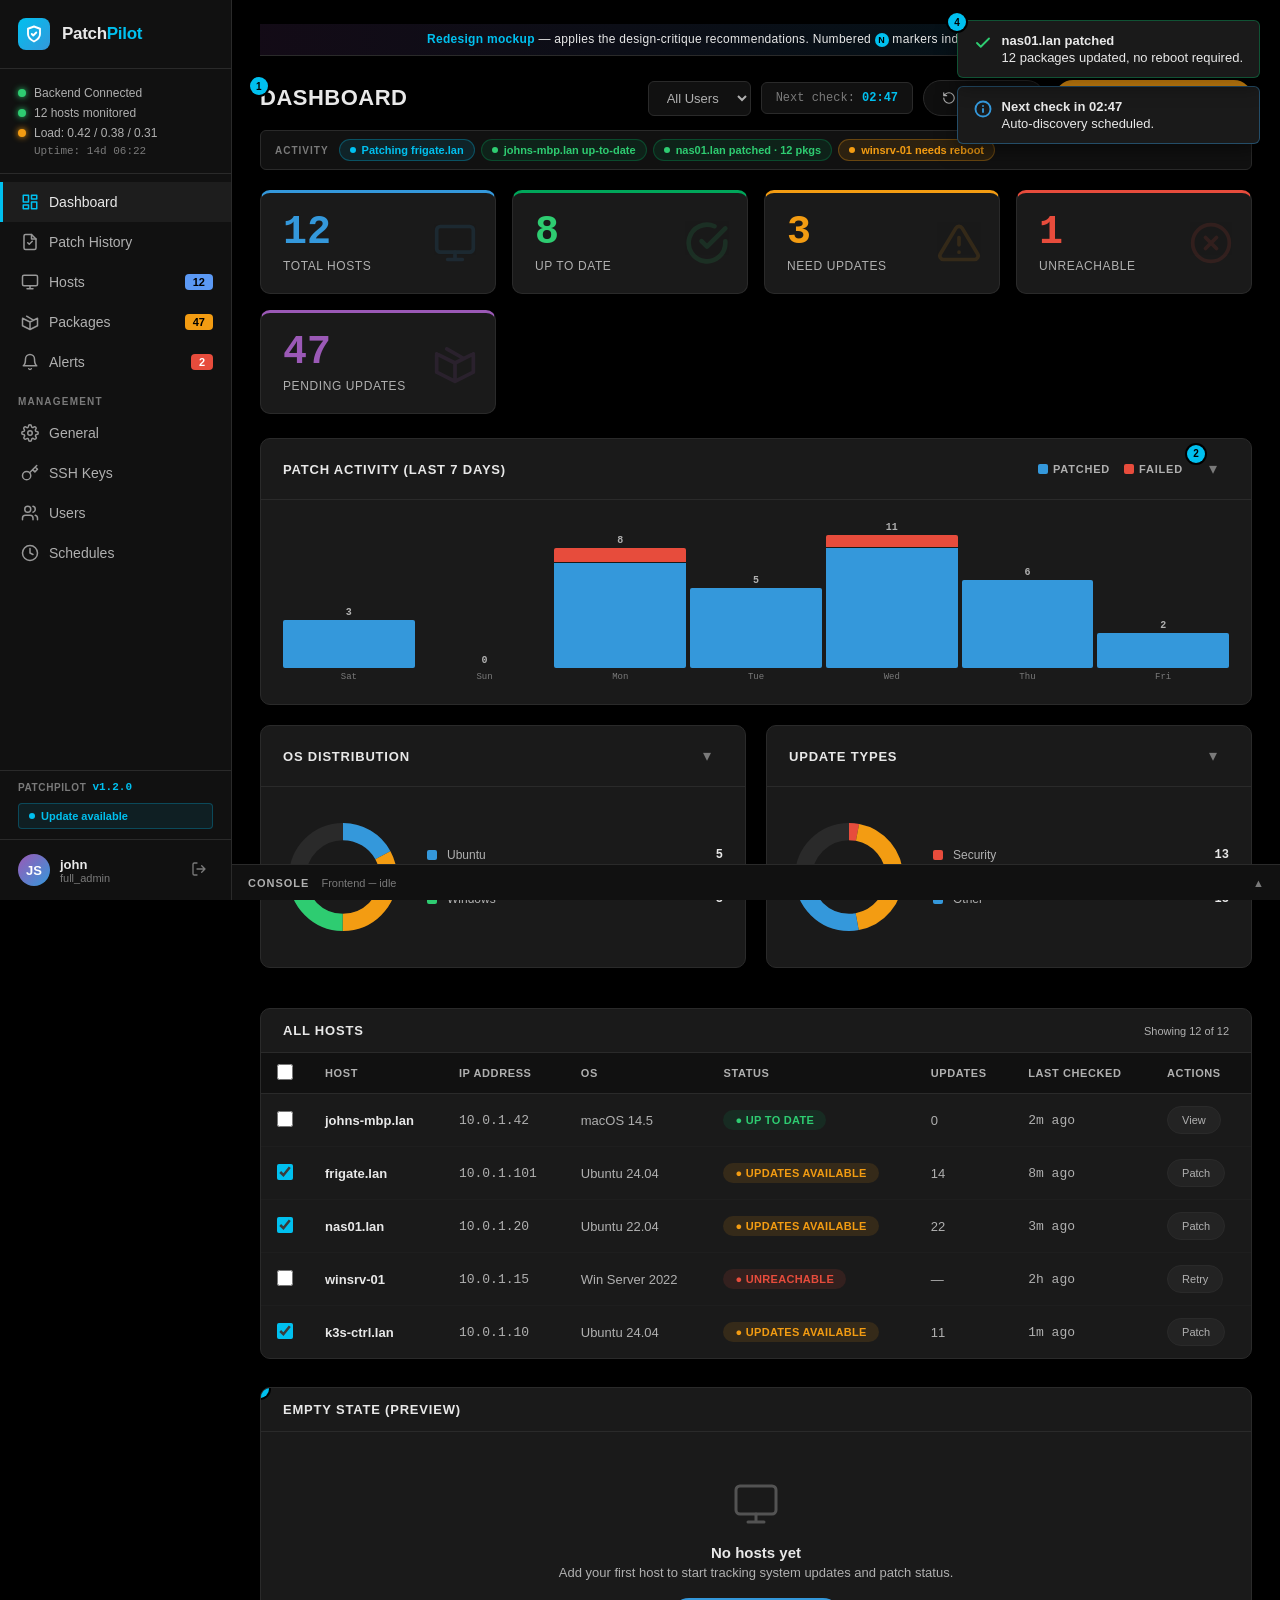
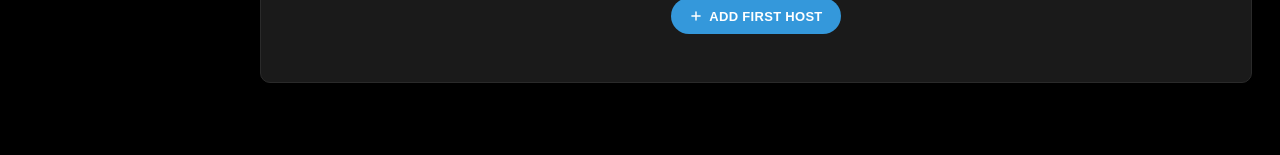
<file: frontend/index-redesigned.html>
<!DOCTYPE html>
<html lang="en">
<head>
<meta charset="UTF-8">
<meta name="viewport" content="width=device-width, initial-scale=1.0">
<title>PatchPilot — Dashboard (Redesigned Mockup)</title>
<style>
/* ════════════════════════════════════════════════════════════
   REDESIGN MOCKUP — applies design-critique recommendations.
   Self-contained: no external fonts, no JS, no app.js.
   Differences vs. current styles.css are marked with /* CHANGE */
/* ════════════════════════════════════════════════════════════ */

:root {
    --bg-black: #000000;
    --bg-panel: #111111;
    --bg-card: #1a1a1a;
    --bg-card-hover: #222222;
    --bg-card-inner: #0d0d0d;
    --border: #2a2a2a;
    --border-light: #1e1e1e;
    --text-primary: #e8e8e8;
    --text-secondary: #b0b0b0;        /* CHANGE was #999 — easier secondary text */
    --text-muted: #7a7a7a;            /* CHANGE was #555 — fixes 3.2:1 contrast fail */
    --blue: #3498db;
    --blue-dim: rgba(52,152,219,0.12);
    --green: #00a65a;
    --green-bright: #2ecc71;
    --green-dim: rgba(0,166,90,0.12);
    --amber: #f39c12;
    --amber-dim: rgba(243,156,18,0.12);
    --red: #e74c3c;
    --red-dim: rgba(231,76,60,0.12);
    --cyan: #00c0ef;
    --cyan-dim: rgba(0,192,239,0.10);
    --purple: #9b59b6;
    --purple-dim: rgba(155,89,182,0.12);
    --radius: 6px;
    --radius-pill: 20px;
}

* { margin: 0; padding: 0; box-sizing: border-box; }

/* CHANGE: system font stack — no Google Fonts CDN.
   Privacy + works in air-gapped k8s installs. */
body {
    font-family: -apple-system, BlinkMacSystemFont, "Segoe UI", Roboto,
                 "Helvetica Neue", Arial, sans-serif;
    background: var(--bg-black);
    color: var(--text-primary);
    min-height: 100vh;
    display: flex;
}
.mono {
    font-family: ui-monospace, SFMono-Regular, "SF Mono", Menlo, Consolas, monospace;
}

/* CHANGE: global focus-visible ring — keyboard users can now see where they are. */
*:focus { outline: none; }
*:focus-visible {
    outline: 2px solid var(--cyan);
    outline-offset: 2px;
    border-radius: 4px;
}

/* ════════════════════════════════════════
   SIDEBAR
   ════════════════════════════════════════ */
.sidebar {
    width: 232px;
    min-height: 100vh;
    background: var(--bg-panel);
    border-right: 1px solid var(--border);
    display: flex;
    flex-direction: column;
    position: fixed;
    top: 0; left: 0; bottom: 0;
    z-index: 100;
    overflow-y: auto;
}

.sidebar-brand {
    padding: 18px;
    border-bottom: 1px solid var(--border);
    display: flex;
    align-items: center;
    gap: 12px;
}
.brand-mark {
    width: 32px; height: 32px;
    border-radius: 8px;
    background: linear-gradient(135deg, var(--cyan), var(--blue));
    display: flex; align-items: center; justify-content: center;
}
.brand-mark svg { width: 18px; height: 18px; color: #fff; }
.sidebar-brand-text {
    font-size: 17px;
    font-weight: 700;
    letter-spacing: -0.3px;
}
.sidebar-brand-text span { color: var(--cyan); }

.sidebar-status {
    padding: 14px 18px;
    border-bottom: 1px solid var(--border);
    font-size: 12px;
}
.status-row {
    display: flex; align-items: center; gap: 8px;
    padding: 3px 0;
    color: var(--text-secondary);
}
.status-row-sub {
    padding: 2px 0 2px 16px;
    font-size: 11px;
    color: var(--text-muted);
}
.status-dot {
    width: 8px; height: 8px;
    border-radius: 50%;
}
.status-dot.green { background: var(--green-bright); box-shadow: 0 0 6px var(--green-bright); }
.status-dot.amber { background: var(--amber); box-shadow: 0 0 6px var(--amber); }

.sidebar-nav { flex: 1; padding: 8px 0; }

/* CHANGE: nav-section label sits above each group; section groups are
   visually separated so users see "page links" vs "open dialog" as two
   different intents. */
.nav-section-label {
    padding: 14px 18px 6px;
    font-size: 10px;
    font-weight: 700;
    text-transform: uppercase;
    letter-spacing: 1.2px;
    color: var(--text-muted);
}

.nav-item {
    display: flex;
    align-items: center;
    gap: 10px;
    padding: 10px 18px;
    font-size: 14px;
    font-weight: 500;
    color: var(--text-secondary);
    cursor: pointer;
    transition: all 0.15s;
    border-left: 3px solid transparent;
    text-decoration: none;
    min-height: 40px;  /* CHANGE: predictable touch target */
}
.nav-item:hover {
    color: var(--text-primary);
    background: rgba(255,255,255,0.03);
}
.nav-item.active {
    color: var(--text-primary);
    background: rgba(255,255,255,0.05);
    border-left-color: var(--cyan);
}

/* CHANGE: SVG icons inherit currentColor — consistent cross-platform,
   no emoji-font roulette. */
.nav-icon {
    width: 18px; height: 18px;
    flex-shrink: 0;
    opacity: 0.85;
}
.nav-item.active .nav-icon { color: var(--cyan); opacity: 1; }

.nav-badge {
    margin-left: auto;
    padding: 2px 8px;
    border-radius: 4px;
    font-size: 11px;
    font-weight: 700;
}
.nav-badge.blue { background: #5b99f5; color: #000; }
.nav-badge.amber { background: var(--amber); color: #000; }
.nav-badge.red { background: var(--red); color: #fff; }

.sidebar-version {
    padding: 10px 18px;
    border-top: 1px solid var(--border);
    display: flex; flex-wrap: wrap;
    align-items: center; gap: 6px;
}
.version-label {
    font-size: 10px; font-weight: 600;
    color: var(--text-muted);
    letter-spacing: 0.06em;
    text-transform: uppercase;
}
.version-tag {
    font-size: 11px; font-weight: 600;
    color: var(--cyan);
}
.update-badge {
    width: 100%;
    display: flex; align-items: center; gap: 6px;
    margin-top: 4px;
    font-size: 11px; font-weight: 600;
    color: var(--cyan);
    padding: 6px 10px;
    border-radius: 4px;
    background: rgba(0,200,255,0.08);
    border: 1px solid rgba(0,200,255,0.25);
    cursor: pointer;
}
.update-dot {
    width: 6px; height: 6px; border-radius: 50%;
    background: var(--cyan);
    animation: pulse 2s ease-in-out infinite;
}
@keyframes pulse { 0%,100% { opacity: 1; } 50% { opacity: 0.4; } }

.sidebar-footer {
    padding: 14px 18px;
    border-top: 1px solid var(--border);
    display: flex; align-items: center; gap: 10px;
}
.user-avatar {
    width: 32px; height: 32px;
    border-radius: 50%;
    background: linear-gradient(135deg, var(--purple), var(--blue));
    display: flex; align-items: center; justify-content: center;
    font-size: 13px; font-weight: 700;
    color: #fff;
}
.user-info { flex: 1; }
.user-name { font-size: 13px; font-weight: 600; }
.user-role { font-size: 11px; color: var(--text-muted); }
.logout-btn {
    background: none; border: none;
    color: var(--text-muted);
    cursor: pointer;
    padding: 6px;
    border-radius: 4px;
}
.logout-btn:hover { color: var(--red); background: rgba(255,255,255,0.04); }

/* ════════════════════════════════════════
   MAIN
   ════════════════════════════════════════ */
.main {
    flex: 1;
    margin-left: 232px;
    padding: 24px 28px 52px;
    min-height: 100vh;
}

/* CHANGE: title row is its own row — wraps cleanly, no orphan buttons
   on narrow viewports. Activity bar is a separate, dedicated row. */
.page-title-row {
    display: flex;
    justify-content: space-between;
    align-items: center;
    margin-bottom: 14px;
    gap: 16px;
}
.page-title {
    font-size: 22px;
    font-weight: 700;
    text-transform: uppercase;
    letter-spacing: 0.5px;
}
.top-actions {
    display: flex; gap: 10px; align-items: center;
    flex-wrap: wrap;
}

.countdown-display {
    font-size: 12px;
    color: var(--text-muted);
    padding: 8px 14px;
    background: var(--bg-panel);
    border: 1px solid var(--border);
    border-radius: var(--radius);
}
.countdown-display span { color: var(--cyan); font-weight: 600; }

/* Buttons */
.btn {
    padding: 8px 18px;
    border-radius: var(--radius-pill);
    font-size: 13px;
    font-weight: 600;
    cursor: pointer;
    border: none;
    transition: all 0.2s;
    display: inline-flex; align-items: center; gap: 6px;
    text-transform: uppercase;
    letter-spacing: 0.3px;
    min-height: 36px;  /* CHANGE: consistent target height */
}
.btn:disabled { opacity: 0.4; cursor: not-allowed; }
.btn-primary { background: var(--blue); color: #fff; }
.btn-primary:hover:not(:disabled) { box-shadow: 0 0 16px rgba(52,152,219,0.4); transform: translateY(-1px); }
.btn-warning { background: var(--amber); color: #000; font-weight: 700; }
.btn-warning:hover:not(:disabled) { box-shadow: 0 0 16px rgba(243,156,18,0.4); transform: translateY(-1px); }
.btn-secondary {
    background: rgba(255,255,255,0.06);
    color: var(--text-secondary);
    border: 1px solid var(--border);
}
.btn-secondary:hover { color: var(--text-primary); border-color: var(--text-muted); background: rgba(255,255,255,0.1); }

/* CHANGE: activity bar moved to its own row — full width, doesn't fight
   buttons for space on narrow viewports. */
.activity-bar-row {
    margin-bottom: 20px;
    padding: 8px 14px;
    background: var(--bg-panel);
    border: 1px solid var(--border);
    border-radius: var(--radius);
    display: flex;
    align-items: center;
    gap: 10px;
    overflow-x: auto;
}
.activity-bar-row::-webkit-scrollbar { display: none; }
.activity-bar-label {
    font-size: 10px;
    font-weight: 700;
    letter-spacing: 1px;
    text-transform: uppercase;
    color: var(--text-muted);
    flex-shrink: 0;
}
.activity-pills { display: flex; gap: 6px; flex-shrink: 0; }
.activity-pill {
    display: inline-flex; align-items: center; gap: 6px;
    padding: 4px 10px;
    border-radius: var(--radius-pill);
    font-size: 11px;
    font-weight: 600;
    white-space: nowrap;
    background: rgba(255,255,255,0.04);
    color: var(--text-secondary);
    border: 1px solid var(--border);
}
.pill-dot { width: 6px; height: 6px; border-radius: 50%; background: var(--text-muted); }
.activity-pill.pill-running { color: var(--cyan); border-color: rgba(0,192,239,0.3); background: var(--cyan-dim); }
.activity-pill.pill-running .pill-dot { background: var(--cyan); animation: pulse 1.5s ease-in-out infinite; }
.activity-pill.pill-success { color: var(--green-bright); border-color: rgba(0,166,90,0.3); background: var(--green-dim); }
.activity-pill.pill-success .pill-dot { background: var(--green-bright); }
.activity-pill.pill-warning { color: var(--amber); border-color: rgba(243,156,18,0.3); background: var(--amber-dim); }
.activity-pill.pill-warning .pill-dot { background: var(--amber); }

/* Stat cards: 5-card row preserved from production (intentional pattern). */
.stats-container {
    display: grid;
    grid-template-columns: repeat(auto-fit, minmax(200px, 1fr));
    gap: 16px;
    margin-bottom: 24px;
}
.stat-card {
    background: var(--bg-card);
    border: 1px solid var(--border);
    border-radius: 10px;
    padding: 20px 22px;
    position: relative;
    overflow: hidden;
    transition: all 0.25s;
}
.stat-card:hover {
    transform: translateY(-2px);
    box-shadow: 0 6px 20px rgba(0,0,0,0.5);
}
.stat-total   { border-top: 3px solid var(--blue); }
.stat-success { border-top: 3px solid var(--green); }
.stat-warning { border-top: 3px solid var(--amber); }
.stat-danger  { border-top: 3px solid var(--red); }
.stat-info    { border-top: 3px solid var(--purple); }

.stat-value {
    font-size: 40px; font-weight: 800;
    line-height: 1; margin-bottom: 6px;
    font-family: ui-monospace, SFMono-Regular, Menlo, monospace;
}
.stat-total .stat-value   { color: var(--blue); }
.stat-success .stat-value { color: var(--green-bright); }
.stat-warning .stat-value { color: var(--amber); }
.stat-danger .stat-value  { color: var(--red); }
.stat-info .stat-value    { color: var(--purple); }
.stat-label {
    font-size: 12px; font-weight: 500;
    color: var(--text-secondary);
    text-transform: uppercase;
    letter-spacing: 0.6px;
}
/* CHANGE: SVG glyph instead of low-opacity emoji — sharper, scales cleanly. */
.stat-glyph {
    position: absolute;
    right: 18px; top: 50%;
    transform: translateY(-50%);
    width: 44px; height: 44px;
    opacity: 0.12;
    color: currentColor;
}
.stat-total   .stat-glyph { color: var(--blue); }
.stat-success .stat-glyph { color: var(--green-bright); }
.stat-warning .stat-glyph { color: var(--amber); }
.stat-danger  .stat-glyph { color: var(--red); }
.stat-info    .stat-glyph { color: var(--purple); }

/* Panels */
.panel {
    background: var(--bg-card);
    border: 1px solid var(--border);
    border-radius: 10px;
    margin-bottom: 20px;
    overflow: hidden;
}
.panel-header {
    padding: 14px 22px;
    font-size: 13px;
    font-weight: 700;
    text-transform: uppercase;
    letter-spacing: 0.8px;
    color: var(--text-primary);
    border-bottom: 1px solid var(--border);
    display: flex; justify-content: space-between; align-items: center;
    gap: 12px;
}
.panel-toggle {
    background: none; border: none;
    color: var(--text-muted);
    font-size: 16px;
    cursor: pointer;
    padding: 8px 12px;   /* CHANGE: 28×28+ target, was tiny */
    border-radius: 6px;
    line-height: 1;
}
.panel-toggle:hover { color: var(--text-primary); background: rgba(255,255,255,0.05); }
.panel-body { padding: 22px; }

.chart-legend { display: flex; gap: 14px; font-size: 11px; }
.legend-item { display: inline-flex; align-items: center; gap: 5px; color: var(--text-secondary); }
.legend-dot { width: 10px; height: 10px; border-radius: 2px; }

.chart-bars { height: 160px; display: flex; align-items: flex-end; gap: 4px; }
.chart-bar-group { flex: 1; display: flex; flex-direction: column; align-items: center; height: 100%; justify-content: flex-end; }
.chart-bar-stack { width: 100%; display: flex; flex-direction: column-reverse; gap: 1px; }
.chart-bar-seg { width: 100%; }
.chart-bar-seg:first-child { border-radius: 0 0 2px 2px; }
.chart-bar-seg:last-child  { border-radius: 2px 2px 0 0; }
.chart-bar-seg:only-child  { border-radius: 2px; }
.chart-bar-count {
    font-family: ui-monospace, Menlo, monospace;
    font-size: 10px; font-weight: 700;
    color: var(--text-secondary);
    margin-bottom: 2px;
}
.chart-bar-label {
    font-family: ui-monospace, Menlo, monospace;
    font-size: 9px;
    color: var(--text-muted);
    margin-top: 4px;
}

.charts-row-2col {
    display: grid;
    grid-template-columns: 1fr 1fr;
    gap: 20px;
    margin-bottom: 20px;
}
.donut-wrapper { display: flex; align-items: center; gap: 24px; padding: 8px 0; }
.donut-svg { width: 120px; height: 120px; flex-shrink: 0; }
.donut-legend { flex: 1; display: flex; flex-direction: column; gap: 8px; }
.donut-row { display: flex; align-items: center; gap: 10px; font-size: 12px; color: var(--text-secondary); }
.donut-row .swatch { width: 10px; height: 10px; border-radius: 2px; }
.donut-row .count { margin-left: auto; font-family: ui-monospace, Menlo, monospace; font-weight: 600; color: var(--text-primary); }

/* Hosts table */
.table-container {
    background: var(--bg-card);
    border: 1px solid var(--border);
    border-radius: 10px;
    overflow: hidden;
    margin-bottom: 20px;
}
.hosts-table { width: 100%; border-collapse: collapse; }
.hosts-table thead { background: var(--bg-panel); }
.hosts-table th {
    padding: 11px 16px;
    text-align: left;
    font-size: 11px;
    font-weight: 700;
    color: var(--text-secondary);  /* CHANGE: was --text-muted #555, now #b0 */
    text-transform: uppercase;
    letter-spacing: 0.6px;
    border-bottom: 1px solid var(--border);
}
.hosts-table td {
    padding: 12px 16px;
    border-bottom: 1px solid var(--border-light);
    color: var(--text-secondary);
    font-size: 13px;
}
.hosts-table tbody tr:hover { background: rgba(255,255,255,0.02); }
.hosts-table tbody tr:last-child td { border-bottom: none; }
input[type="checkbox"] {
    width: 16px; height: 16px;
    accent-color: var(--cyan);
    cursor: pointer;
}
.status-badge {
    display: inline-flex; align-items: center; gap: 5px;
    padding: 4px 12px;
    border-radius: var(--radius-pill);
    font-size: 11px; font-weight: 600;
    text-transform: uppercase; letter-spacing: 0.3px;
}
.status-up-to-date     { background: var(--green-dim); color: var(--green-bright); }
.status-updates-avail  { background: var(--amber-dim); color: var(--amber); }
.status-unreachable    { background: var(--red-dim);   color: var(--red); }
.action-btn {
    padding: 5px 14px; font-size: 11px;
    border-radius: var(--radius-pill);
    border: 1px solid var(--border);
    cursor: pointer;
    background: rgba(255,255,255,0.04);
    color: var(--text-secondary);
    font-weight: 500;
    min-height: 28px;
}
.action-btn:hover { color: var(--cyan); border-color: var(--cyan); background: var(--cyan-dim); }

/* CHANGE: dedicated empty state for hosts table, not a misleading
   "Loading hosts..." row when there are zero. */
.empty-state {
    padding: 48px 24px;
    text-align: center;
    color: var(--text-secondary);
}
.empty-state-icon {
    width: 48px; height: 48px;
    color: var(--text-muted);
    margin: 0 auto 12px;
    opacity: 0.6;
}
.empty-state-title {
    font-size: 15px; font-weight: 600;
    color: var(--text-primary);
    margin-bottom: 4px;
}
.empty-state-desc {
    font-size: 13px;
    margin-bottom: 18px;
    color: var(--text-secondary);
}

/* CHANGE: toast region — replaces in-flow status-message that pushes
   layout when it appears. */
.toast-region {
    position: fixed;
    top: 20px; right: 20px;
    z-index: 2000;
    display: flex; flex-direction: column; gap: 8px;
    max-width: 360px;
}
.toast {
    padding: 12px 16px;
    border-radius: var(--radius);
    font-size: 13px;
    display: flex; align-items: flex-start; gap: 10px;
    border: 1px solid;
    background: var(--bg-card);
    box-shadow: 0 6px 20px rgba(0,0,0,0.5);
    animation: slidein 0.25s ease-out;
}
@keyframes slidein {
    from { transform: translateX(20px); opacity: 0; }
    to   { transform: translateX(0); opacity: 1; }
}
.toast.toast-success { border-color: rgba(0,166,90,0.4); color: var(--green-bright); }
.toast.toast-info    { border-color: rgba(52,152,219,0.4); color: var(--blue); }
.toast svg { width: 18px; height: 18px; flex-shrink: 0; margin-top: 1px; }
.toast-body { flex: 1; color: var(--text-primary); }
.toast-body strong { display: block; margin-bottom: 2px; }

/* Console bar (collapsed only for mockup) */
.console-bar {
    position: fixed;
    bottom: 0; left: 232px; right: 0;
    background: var(--bg-panel);
    border-top: 1px solid var(--border);
    height: 36px;
    display: flex; align-items: center;
    padding: 0 16px;
    font-size: 11px;
    color: var(--text-muted);
    z-index: 50;
}
.console-bar strong { color: var(--text-secondary); margin-right: 12px; letter-spacing: 1px; }

/* Caption banner so reviewers know this is the mockup */
.mockup-banner {
    background: linear-gradient(90deg, var(--purple-dim), var(--cyan-dim));
    border-bottom: 1px solid var(--border);
    padding: 8px 16px;
    font-size: 12px;
    color: var(--text-primary);
    text-align: center;
    letter-spacing: 0.3px;
}
.mockup-banner strong { color: var(--cyan); }

/* Annotations — green dots labeled with the change number */
.annot {
    position: relative;
}
.annot::before {
    content: attr(data-annot);
    position: absolute;
    top: -8px; left: -10px;
    background: var(--cyan);
    color: #000;
    font-size: 10px;
    font-weight: 800;
    width: 18px; height: 18px;
    border-radius: 50%;
    display: flex; align-items: center; justify-content: center;
    z-index: 5;
    box-shadow: 0 0 0 2px var(--bg-black);
}
</style>
</head>
<body>

<!-- ═══════ SIDEBAR ═══════ -->
<aside class="sidebar">
    <div class="sidebar-brand">
        <div class="brand-mark">
            <!-- CHANGE: SVG brand mark; was a JPEG with radial mask -->
            <svg viewBox="0 0 24 24" fill="none" stroke="currentColor" stroke-width="2.5" stroke-linecap="round" stroke-linejoin="round">
                <path d="M12 22s8-4 8-10V5l-8-3-8 3v7c0 6 8 10 8 10z"/>
                <path d="m9 12 2 2 4-4"/>
            </svg>
        </div>
        <div class="sidebar-brand-text">Patch<span>Pilot</span></div>
    </div>

    <div class="sidebar-status">
        <div class="status-row"><div class="status-dot green"></div><span>Backend Connected</span></div>
        <div class="status-row"><div class="status-dot green"></div><span>12 hosts monitored</span></div>
        <div class="status-row"><div class="status-dot amber"></div><span>Load: 0.42 / 0.38 / 0.31</span></div>
        <div class="status-row-sub mono"><span>Uptime: 14d 06:22</span></div>
    </div>

    <nav class="sidebar-nav">
        <a class="nav-item active" href="#" tabindex="0">
            <svg class="nav-icon" viewBox="0 0 24 24" fill="none" stroke="currentColor" stroke-width="2" stroke-linecap="round" stroke-linejoin="round"><rect x="3" y="3" width="7" height="9"/><rect x="14" y="3" width="7" height="5"/><rect x="14" y="12" width="7" height="9"/><rect x="3" y="16" width="7" height="5"/></svg>
            Dashboard
        </a>
        <a class="nav-item" href="#" tabindex="0">
            <svg class="nav-icon" viewBox="0 0 24 24" fill="none" stroke="currentColor" stroke-width="2" stroke-linecap="round" stroke-linejoin="round"><path d="M14 2H6a2 2 0 0 0-2 2v16a2 2 0 0 0 2 2h12a2 2 0 0 0 2-2V8z"/><path d="M14 2v6h6M9 13l2 2 4-4"/></svg>
            Patch History
        </a>
        <a class="nav-item" href="#" tabindex="0">
            <svg class="nav-icon" viewBox="0 0 24 24" fill="none" stroke="currentColor" stroke-width="2" stroke-linecap="round" stroke-linejoin="round"><rect x="2" y="3" width="20" height="14" rx="2"/><path d="M8 21h8M12 17v4"/></svg>
            Hosts
            <span class="nav-badge blue">12</span>
        </a>
        <a class="nav-item" href="#" tabindex="0">
            <svg class="nav-icon" viewBox="0 0 24 24" fill="none" stroke="currentColor" stroke-width="2" stroke-linecap="round" stroke-linejoin="round"><path d="m7.5 4.27 9 5.15M2 7l10 5 10-5M2 7v10l10 5 10-5V7M12 22V12"/></svg>
            Packages
            <span class="nav-badge amber">47</span>
        </a>
        <a class="nav-item" href="#" tabindex="0">
            <svg class="nav-icon" viewBox="0 0 24 24" fill="none" stroke="currentColor" stroke-width="2" stroke-linecap="round" stroke-linejoin="round"><path d="M6 8a6 6 0 0 1 12 0c0 7 3 9 3 9H3s3-2 3-9M10.3 21a1.94 1.94 0 0 0 3.4 0"/></svg>
            Alerts
            <span class="nav-badge red">2</span>
        </a>

        <div class="nav-section-label">Management</div>
        <a class="nav-item" href="#" tabindex="0">
            <svg class="nav-icon" viewBox="0 0 24 24" fill="none" stroke="currentColor" stroke-width="2" stroke-linecap="round" stroke-linejoin="round"><circle cx="12" cy="12" r="3"/><path d="M19.4 15a1.65 1.65 0 0 0 .33 1.82l.06.06a2 2 0 1 1-2.83 2.83l-.06-.06a1.65 1.65 0 0 0-1.82-.33 1.65 1.65 0 0 0-1 1.51V21a2 2 0 0 1-4 0v-.09a1.65 1.65 0 0 0-1-1.51 1.65 1.65 0 0 0-1.82.33l-.06.06a2 2 0 1 1-2.83-2.83l.06-.06a1.65 1.65 0 0 0 .33-1.82 1.65 1.65 0 0 0-1.51-1H3a2 2 0 0 1 0-4h.09a1.65 1.65 0 0 0 1.51-1 1.65 1.65 0 0 0-.33-1.82l-.06-.06a2 2 0 1 1 2.83-2.83l.06.06a1.65 1.65 0 0 0 1.82.33h0a1.65 1.65 0 0 0 1-1.51V3a2 2 0 0 1 4 0v.09a1.65 1.65 0 0 0 1 1.51h0a1.65 1.65 0 0 0 1.82-.33l.06-.06a2 2 0 1 1 2.83 2.83l-.06.06a1.65 1.65 0 0 0-.33 1.82v0a1.65 1.65 0 0 0 1.51 1H21a2 2 0 0 1 0 4h-.09a1.65 1.65 0 0 0-1.51 1z"/></svg>
            General
        </a>
        <a class="nav-item" href="#" tabindex="0">
            <svg class="nav-icon" viewBox="0 0 24 24" fill="none" stroke="currentColor" stroke-width="2" stroke-linecap="round" stroke-linejoin="round"><circle cx="7.5" cy="15.5" r="5.5"/><path d="m21 2-9.6 9.6M15.5 7.5l3 3L22 7l-3-3"/></svg>
            SSH Keys
        </a>
        <a class="nav-item" href="#" tabindex="0">
            <svg class="nav-icon" viewBox="0 0 24 24" fill="none" stroke="currentColor" stroke-width="2" stroke-linecap="round" stroke-linejoin="round"><path d="M16 21v-2a4 4 0 0 0-4-4H6a4 4 0 0 0-4 4v2"/><circle cx="9" cy="7" r="4"/><path d="M22 21v-2a4 4 0 0 0-3-3.87M16 3.13a4 4 0 0 1 0 7.75"/></svg>
            Users
        </a>
        <a class="nav-item" href="#" tabindex="0">
            <svg class="nav-icon" viewBox="0 0 24 24" fill="none" stroke="currentColor" stroke-width="2" stroke-linecap="round" stroke-linejoin="round"><circle cx="12" cy="12" r="10"/><polyline points="12 6 12 12 16 14"/></svg>
            Schedules
        </a>
    </nav>

    <div class="sidebar-version">
        <span class="version-label">PatchPilot</span>
        <span class="version-tag mono">v1.2.0</span>
        <div class="update-badge" tabindex="0">
            <span class="update-dot"></span> Update available
        </div>
    </div>

    <div class="sidebar-footer">
        <div class="user-avatar">JS</div>
        <div class="user-info">
            <div class="user-name">john</div>
            <div class="user-role">full_admin</div>
        </div>
        <button class="logout-btn" aria-label="Sign out">
            <svg width="16" height="16" viewBox="0 0 24 24" fill="none" stroke="currentColor" stroke-width="2" stroke-linecap="round" stroke-linejoin="round"><path d="M9 21H5a2 2 0 0 1-2-2V5a2 2 0 0 1 2-2h4M16 17l5-5-5-5M21 12H9"/></svg>
        </button>
    </div>
</aside>

<!-- ═══════ MAIN ═══════ -->
<div class="main">

    <div class="mockup-banner">
        <strong>Redesign mockup</strong> — applies the design-critique recommendations.
        Numbered <span style="display:inline-flex;width:14px;height:14px;background:var(--cyan);color:#000;border-radius:50%;align-items:center;justify-content:center;font-size:9px;font-weight:800;">N</span> markers indicate notable changes.
    </div>

    <!-- CHANGE #1: Title + actions on one row, activity bar moved to its own row below -->
    <div class="page-title-row" style="margin-top: 24px;">
        <div class="page-title annot" data-annot="1">Dashboard</div>
        <div class="top-actions">
            <select class="btn-secondary" style="padding:8px 14px; border-radius:6px; background:var(--bg-panel); color:var(--text-secondary); font-size:13px; border:1px solid var(--border);">
                <option>All Users</option>
            </select>
            <div class="countdown-display mono">Next check: <span>02:47</span></div>
            <button class="btn btn-secondary">
                <svg width="14" height="14" viewBox="0 0 24 24" fill="none" stroke="currentColor" stroke-width="2" stroke-linecap="round" stroke-linejoin="round"><path d="M3 12a9 9 0 1 0 9-9 9.75 9.75 0 0 0-6.74 2.74L3 8M3 3v5h5"/></svg>
                Refresh
            </button>
            <button class="btn btn-warning">
                <svg width="14" height="14" viewBox="0 0 24 24" fill="none" stroke="currentColor" stroke-width="2.5" stroke-linecap="round" stroke-linejoin="round"><path d="m13 2-3 7h6l-5 13 3-9H8l5-11z"/></svg>
                Patch Selected (3)
            </button>
        </div>
    </div>

    <!-- Activity bar full width on its own row -->
    <div class="activity-bar-row">
        <span class="activity-bar-label">Activity</span>
        <div class="activity-pills">
            <span class="activity-pill pill-running"><span class="pill-dot"></span>Patching frigate.lan</span>
            <span class="activity-pill pill-success"><span class="pill-dot"></span>johns-mbp.lan up-to-date</span>
            <span class="activity-pill pill-success"><span class="pill-dot"></span>nas01.lan patched · 12 pkgs</span>
            <span class="activity-pill pill-warning"><span class="pill-dot"></span>winsrv-01 needs reboot</span>
        </div>
    </div>

    <!-- 5 stat cards preserved from production layout. -->
    <div class="stats-container">
        <div class="stat-card stat-total">
            <div class="stat-value">12</div>
            <div class="stat-label">Total Hosts</div>
            <svg class="stat-glyph" viewBox="0 0 24 24" fill="none" stroke="currentColor" stroke-width="2" stroke-linecap="round" stroke-linejoin="round"><rect x="2" y="3" width="20" height="14" rx="2"/><path d="M8 21h8M12 17v4"/></svg>
        </div>
        <div class="stat-card stat-success">
            <div class="stat-value">8</div>
            <div class="stat-label">Up to Date</div>
            <svg class="stat-glyph" viewBox="0 0 24 24" fill="none" stroke="currentColor" stroke-width="2.5" stroke-linecap="round" stroke-linejoin="round"><path d="M22 11.08V12a10 10 0 1 1-5.93-9.14"/><path d="m9 11 3 3L22 4"/></svg>
        </div>
        <div class="stat-card stat-warning">
            <div class="stat-value">3</div>
            <div class="stat-label">Need Updates</div>
            <svg class="stat-glyph" viewBox="0 0 24 24" fill="none" stroke="currentColor" stroke-width="2" stroke-linecap="round" stroke-linejoin="round"><path d="M10.29 3.86 1.82 18a2 2 0 0 0 1.71 3h16.94a2 2 0 0 0 1.71-3L13.71 3.86a2 2 0 0 0-3.42 0zM12 9v4M12 17h.01"/></svg>
        </div>
        <div class="stat-card stat-danger">
            <div class="stat-value">1</div>
            <div class="stat-label">Unreachable</div>
            <svg class="stat-glyph" viewBox="0 0 24 24" fill="none" stroke="currentColor" stroke-width="2" stroke-linecap="round" stroke-linejoin="round"><circle cx="12" cy="12" r="10"/><path d="m15 9-6 6M9 9l6 6"/></svg>
        </div>
        <div class="stat-card stat-info">
            <div class="stat-value">47</div>
            <div class="stat-label">Pending Updates</div>
            <svg class="stat-glyph" viewBox="0 0 24 24" fill="none" stroke="currentColor" stroke-width="2" stroke-linecap="round" stroke-linejoin="round"><path d="m7.5 4.27 9 5.15M2 7l10 5 10-5M2 7v10l10 5 10-5V7M12 22V12"/></svg>
        </div>
    </div>

    <!-- Patch activity chart -->
    <div class="panel">
        <div class="panel-header">
            Patch Activity (Last 7 Days)
            <div style="display:flex; align-items:center; gap:14px;">
                <div class="chart-legend">
                    <span class="legend-item"><span class="legend-dot" style="background:var(--blue)"></span> Patched</span>
                    <span class="legend-item"><span class="legend-dot" style="background:var(--red)"></span> Failed</span>
                </div>
                <button class="panel-toggle annot" data-annot="2" title="Collapse">▾</button>
            </div>
        </div>
        <div class="panel-body">
            <div class="chart-bars">
                <div class="chart-bar-group">
                    <div class="chart-bar-count">3</div>
                    <div class="chart-bar-stack" style="height:30%">
                        <div class="chart-bar-seg" style="background:var(--blue); height:100%"></div>
                    </div>
                    <div class="chart-bar-label">Sat</div>
                </div>
                <div class="chart-bar-group">
                    <div class="chart-bar-count">0</div>
                    <div class="chart-bar-stack" style="height:0%"></div>
                    <div class="chart-bar-label">Sun</div>
                </div>
                <div class="chart-bar-group">
                    <div class="chart-bar-count">8</div>
                    <div class="chart-bar-stack" style="height:75%">
                        <div class="chart-bar-seg" style="background:var(--blue); height:88%"></div>
                        <div class="chart-bar-seg" style="background:var(--red); height:12%"></div>
                    </div>
                    <div class="chart-bar-label">Mon</div>
                </div>
                <div class="chart-bar-group">
                    <div class="chart-bar-count">5</div>
                    <div class="chart-bar-stack" style="height:50%">
                        <div class="chart-bar-seg" style="background:var(--blue); height:100%"></div>
                    </div>
                    <div class="chart-bar-label">Tue</div>
                </div>
                <div class="chart-bar-group">
                    <div class="chart-bar-count">11</div>
                    <div class="chart-bar-stack" style="height:90%">
                        <div class="chart-bar-seg" style="background:var(--blue); height:91%"></div>
                        <div class="chart-bar-seg" style="background:var(--red); height:9%"></div>
                    </div>
                    <div class="chart-bar-label">Wed</div>
                </div>
                <div class="chart-bar-group">
                    <div class="chart-bar-count">6</div>
                    <div class="chart-bar-stack" style="height:55%">
                        <div class="chart-bar-seg" style="background:var(--blue); height:100%"></div>
                    </div>
                    <div class="chart-bar-label">Thu</div>
                </div>
                <div class="chart-bar-group">
                    <div class="chart-bar-count">2</div>
                    <div class="chart-bar-stack" style="height:22%">
                        <div class="chart-bar-seg" style="background:var(--blue); height:100%"></div>
                    </div>
                    <div class="chart-bar-label">Fri</div>
                </div>
            </div>
        </div>
    </div>

    <!-- Donuts -->
    <div class="charts-row-2col">
        <div class="panel">
            <div class="panel-header">OS Distribution <button class="panel-toggle">▾</button></div>
            <div class="panel-body">
                <div class="donut-wrapper">
                    <svg class="donut-svg" viewBox="0 0 42 42">
                        <circle cx="21" cy="21" r="15.9" fill="none" stroke="var(--border)" stroke-width="6"/>
                        <circle cx="21" cy="21" r="15.9" fill="none" stroke="var(--blue)"        stroke-width="6" stroke-dasharray="42 100" stroke-dashoffset="25" transform="rotate(-90 21 21)"/>
                        <circle cx="21" cy="21" r="15.9" fill="none" stroke="var(--amber)"       stroke-width="6" stroke-dasharray="33 100" stroke-dashoffset="-17" transform="rotate(-90 21 21)"/>
                        <circle cx="21" cy="21" r="15.9" fill="none" stroke="var(--green-bright)" stroke-width="6" stroke-dasharray="25 100" stroke-dashoffset="-50" transform="rotate(-90 21 21)"/>
                        <text x="21" y="22" text-anchor="middle" fill="var(--text-primary)" font-size="7" font-weight="700">12</text>
                        <text x="21" y="28" text-anchor="middle" fill="var(--text-muted)" font-size="3">HOSTS</text>
                    </svg>
                    <div class="donut-legend">
                        <div class="donut-row"><span class="swatch" style="background:var(--blue)"></span>Ubuntu <span class="count">5</span></div>
                        <div class="donut-row"><span class="swatch" style="background:var(--amber)"></span>macOS <span class="count">4</span></div>
                        <div class="donut-row"><span class="swatch" style="background:var(--green-bright)"></span>Windows <span class="count">3</span></div>
                    </div>
                </div>
            </div>
        </div>
        <div class="panel">
            <div class="panel-header">Update Types <button class="panel-toggle">▾</button></div>
            <div class="panel-body">
                <div class="donut-wrapper">
                    <svg class="donut-svg" viewBox="0 0 42 42">
                        <circle cx="21" cy="21" r="15.9" fill="none" stroke="var(--border)" stroke-width="6"/>
                        <circle cx="21" cy="21" r="15.9" fill="none" stroke="var(--red)"     stroke-width="6" stroke-dasharray="28 100" stroke-dashoffset="25" transform="rotate(-90 21 21)"/>
                        <circle cx="21" cy="21" r="15.9" fill="none" stroke="var(--amber)"   stroke-width="6" stroke-dasharray="44 100" stroke-dashoffset="-3" transform="rotate(-90 21 21)"/>
                        <circle cx="21" cy="21" r="15.9" fill="none" stroke="var(--blue)"    stroke-width="6" stroke-dasharray="28 100" stroke-dashoffset="-47" transform="rotate(-90 21 21)"/>
                        <text x="21" y="22" text-anchor="middle" fill="var(--text-primary)" font-size="7" font-weight="700">47</text>
                        <text x="21" y="28" text-anchor="middle" fill="var(--text-muted)" font-size="3">PKGS</text>
                    </svg>
                    <div class="donut-legend">
                        <div class="donut-row"><span class="swatch" style="background:var(--red)"></span>Security <span class="count">13</span></div>
                        <div class="donut-row"><span class="swatch" style="background:var(--amber)"></span>Recommended <span class="count">21</span></div>
                        <div class="donut-row"><span class="swatch" style="background:var(--blue)"></span>Other <span class="count">13</span></div>
                    </div>
                </div>
            </div>
        </div>
    </div>

    <!-- Hosts table -->
    <div class="table-container">
        <div class="panel-header">
            All Hosts
            <span style="font-size:11px; font-weight:400; color:var(--text-secondary); text-transform:none; letter-spacing:0;">Showing 12 of 12</span>
        </div>
        <table class="hosts-table">
            <thead>
                <tr>
                    <th style="width:36px"><input type="checkbox" aria-label="Select all"></th>
                    <th>Host</th>
                    <th>IP Address</th>
                    <th>OS</th>
                    <th>Status</th>
                    <th>Updates</th>
                    <th>Last Checked</th>
                    <th>Actions</th>
                </tr>
            </thead>
            <tbody>
                <tr>
                    <td><input type="checkbox"></td>
                    <td><strong style="color:var(--text-primary)">johns-mbp.lan</strong></td>
                    <td class="mono">10.0.1.42</td>
                    <td>macOS 14.5</td>
                    <td><span class="status-badge status-up-to-date">● Up to Date</span></td>
                    <td>0</td>
                    <td class="mono">2m ago</td>
                    <td><button class="action-btn">View</button></td>
                </tr>
                <tr>
                    <td><input type="checkbox" checked></td>
                    <td><strong style="color:var(--text-primary)">frigate.lan</strong></td>
                    <td class="mono">10.0.1.101</td>
                    <td>Ubuntu 24.04</td>
                    <td><span class="status-badge status-updates-avail">● Updates Available</span></td>
                    <td>14</td>
                    <td class="mono">8m ago</td>
                    <td><button class="action-btn">Patch</button></td>
                </tr>
                <tr>
                    <td><input type="checkbox" checked></td>
                    <td><strong style="color:var(--text-primary)">nas01.lan</strong></td>
                    <td class="mono">10.0.1.20</td>
                    <td>Ubuntu 22.04</td>
                    <td><span class="status-badge status-updates-avail">● Updates Available</span></td>
                    <td>22</td>
                    <td class="mono">3m ago</td>
                    <td><button class="action-btn">Patch</button></td>
                </tr>
                <tr>
                    <td><input type="checkbox"></td>
                    <td><strong style="color:var(--text-primary)">winsrv-01</strong></td>
                    <td class="mono">10.0.1.15</td>
                    <td>Win Server 2022</td>
                    <td><span class="status-badge status-unreachable">● Unreachable</span></td>
                    <td>—</td>
                    <td class="mono">2h ago</td>
                    <td><button class="action-btn">Retry</button></td>
                </tr>
                <tr>
                    <td><input type="checkbox" checked></td>
                    <td><strong style="color:var(--text-primary)">k3s-ctrl.lan</strong></td>
                    <td class="mono">10.0.1.10</td>
                    <td>Ubuntu 24.04</td>
                    <td><span class="status-badge status-updates-avail">● Updates Available</span></td>
                    <td>11</td>
                    <td class="mono">1m ago</td>
                    <td><button class="action-btn">Patch</button></td>
                </tr>
            </tbody>
        </table>
    </div>

    <!-- CHANGE #3: dedicated empty-state pattern (shown alongside the
         real table here just so you can see how it looks; in production
         this only renders when the hosts table is empty). -->
    <div class="panel annot" data-annot="3" style="margin-top: 28px;">
        <div class="panel-header">Empty State (preview)</div>
        <div class="empty-state">
            <svg class="empty-state-icon" viewBox="0 0 24 24" fill="none" stroke="currentColor" stroke-width="1.5" stroke-linecap="round" stroke-linejoin="round">
                <rect x="2" y="3" width="20" height="14" rx="2"/>
                <path d="M8 21h8M12 17v4"/>
            </svg>
            <div class="empty-state-title">No hosts yet</div>
            <div class="empty-state-desc">Add your first host to start tracking system updates and patch status.</div>
            <button class="btn btn-primary">
                <svg width="14" height="14" viewBox="0 0 24 24" fill="none" stroke="currentColor" stroke-width="2.5" stroke-linecap="round" stroke-linejoin="round"><path d="M12 5v14M5 12h14"/></svg>
                Add First Host
            </button>
        </div>
    </div>
</div>

<!-- CHANGE #4: toasts replace in-flow status-message that pushes layout -->
<div class="toast-region">
    <div class="toast toast-success annot" data-annot="4">
        <svg viewBox="0 0 24 24" fill="none" stroke="currentColor" stroke-width="2.5" stroke-linecap="round" stroke-linejoin="round"><path d="M20 6 9 17l-5-5"/></svg>
        <div class="toast-body">
            <strong>nas01.lan patched</strong>
            12 packages updated, no reboot required.
        </div>
    </div>
    <div class="toast toast-info">
        <svg viewBox="0 0 24 24" fill="none" stroke="currentColor" stroke-width="2.5" stroke-linecap="round" stroke-linejoin="round"><circle cx="12" cy="12" r="10"/><path d="M12 16v-4M12 8h.01"/></svg>
        <div class="toast-body">
            <strong>Next check in 02:47</strong>
            Auto-discovery scheduled.
        </div>
    </div>
</div>

<div class="console-bar">
    <strong>CONSOLE</strong>
    <span>Frontend ─ idle</span>
    <span style="margin-left:auto;">▲</span>
</div>

</body>
</html>
</file>
